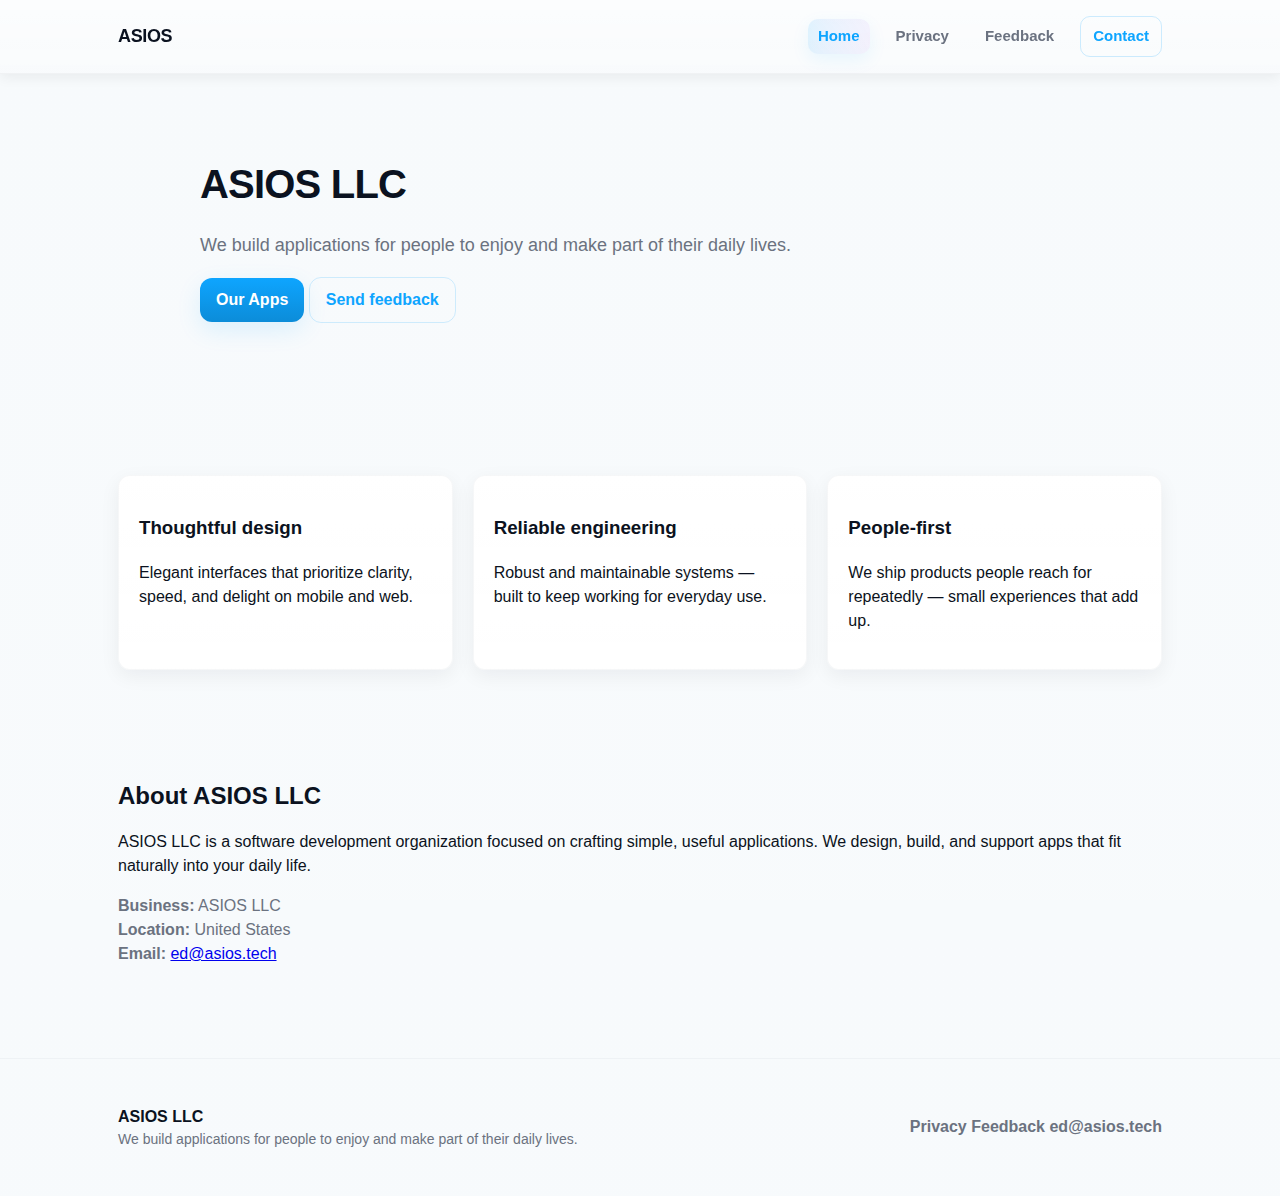
<file: index.html>
<!doctype html>
<html lang="en">
<head>
  <meta charset="utf-8" />
  <meta name="viewport" content="width=device-width,initial-scale=1" />
  <title>ASIOS LLC — Apps people make part of their daily lives</title>
  <meta name="description" content="ASIOS LLC — We build delightful, reliable apps people make part of their daily lives." />
  <link rel="stylesheet" href="css/styles.css">
</head>
<body>
  <header class="site-header">
    <div class="wrap">
      <a class="logo" href="index.html">ASIOS</a>
      <nav class="nav">
        <a href="index.html">Home</a>
        <a href="privacy.html">Privacy</a>
        <a href="feedback.html">Feedback</a>
        <a href="mailto:ed@asios.tech" class="cta">Contact</a>
      </nav>
    </div>
  </header>

  <main>
    <section class="hero">
      <div class="wrap hero-inner">
        <h1>ASIOS LLC</h1>
        <p class="tagline">We build applications for people to enjoy and make part of their daily lives.</p>
        <p class="cta-row">
          <a class="button" href="#products">Our Apps</a>
          <a class="button ghost" href="feedback.html">Send feedback</a>
        </p>
      </div>
    </section>

    <section id="products" class="cards wrap">
      <article class="card">
        <h3>Thoughtful design</h3>
        <p>Elegant interfaces that prioritize clarity, speed, and delight on mobile and web.</p>
      </article>

      <article class="card">
        <h3>Reliable engineering</h3>
        <p>Robust and maintainable systems — built to keep working for everyday use.</p>
      </article>

      <article class="card">
        <h3>People-first</h3>
        <p>We ship products people reach for repeatedly — small experiences that add up.</p>
      </article>
    </section>

    <section class="about wrap">
      <h2>About ASIOS LLC</h2>
      <p>ASIOS LLC is a software development organization focused on crafting simple, useful applications. We design, build, and support apps that fit naturally into your daily life.</p>
      <ul class="meta">
        <li><strong>Business:</strong> ASIOS LLC</li>
        <li><strong>Location:</strong> United States</li>
        <li><strong>Email:</strong> <a href="mailto:ed@asios.tech">ed@asios.tech</a></li>
      </ul>
    </section>

  </main>

  <footer class="site-footer">
    <div class="wrap">
      <div class="left">
        <strong>ASIOS LLC</strong>
        <div class="muted">We build applications for people to enjoy and make part of their daily lives.</div>
      </div>
      <div class="right">
        <a href="privacy.html">Privacy</a>
        <a href="feedback.html">Feedback</a>
        <a href="mailto:ed@asios.tech">ed@asios.tech</a>
      </div>
    </div>
  </footer>
  <script>
    document.addEventListener("DOMContentLoaded", () => {
      const current = window.location.pathname.split("/").pop() || "index.html";
      document.querySelectorAll("nav a").forEach(link => {
        const linkPage = link.getAttribute("href");
        if (linkPage === current) {
          link.setAttribute("aria-current", "page");
        } else {
          link.removeAttribute("aria-current");
        }
      });
    });
    </script>
</body>
</html>
</file>
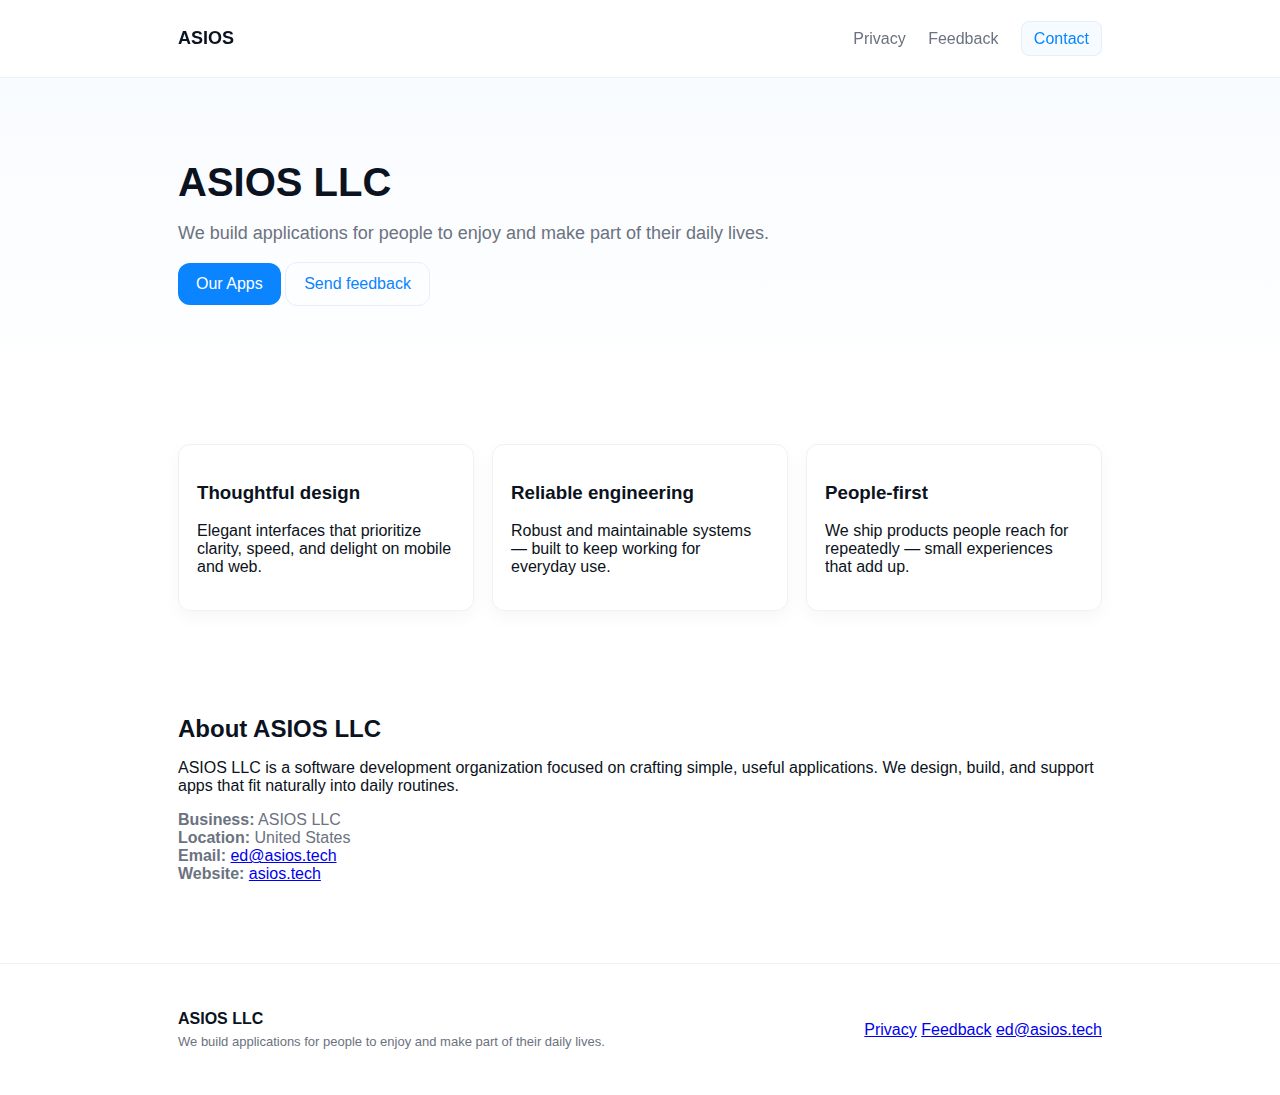
<file: asiostech/index.html>
<!doctype html>
<html lang="en">
<head>
  <meta charset="utf-8" />
  <meta name="viewport" content="width=device-width,initial-scale=1" />
  <title>ASIOS LLC — Apps people make part of their daily lives</title>
  <meta name="description" content="ASIOS LLC — We build delightful, reliable apps people make part of their daily lives." />
  <link rel="icon" href="/assets/favicon.svg" />
  <link rel="stylesheet" href="css/styles.css">
</head>
<body>
  <header class="site-header">
    <div class="wrap">
      <a class="logo" href="/">ASIOS</a>
      <nav class="nav">
        <a href="/privacy.html">Privacy</a>
        <a href="/feedback.html">Feedback</a>
        <a href="mailto:ed@asios.tech" class="cta">Contact</a>
      </nav>
    </div>
  </header>

  <main>
    <section class="hero">
      <div class="wrap hero-inner">
        <h1>ASIOS LLC</h1>
        <p class="tagline">We build applications for people to enjoy and make part of their daily lives.</p>
        <p class="cta-row">
          <a class="button" href="#products">Our Apps</a>
          <a class="button ghost" href="/feedback.html">Send feedback</a>
        </p>
      </div>
    </section>

    <section id="products" class="cards wrap">
      <article class="card">
        <h3>Thoughtful design</h3>
        <p>Elegant interfaces that prioritize clarity, speed, and delight on mobile and web.</p>
      </article>

      <article class="card">
        <h3>Reliable engineering</h3>
        <p>Robust and maintainable systems — built to keep working for everyday use.</p>
      </article>

      <article class="card">
        <h3>People-first</h3>
        <p>We ship products people reach for repeatedly — small experiences that add up.</p>
      </article>
    </section>

    <section class="about wrap">
      <h2>About ASIOS LLC</h2>
      <p>ASIOS LLC is a software development organization focused on crafting simple, useful applications. We design, build, and support apps that fit naturally into daily routines.</p>
      <ul class="meta">
        <li><strong>Business:</strong> ASIOS LLC</li>
        <li><strong>Location:</strong> United States</li>
        <li><strong>Email:</strong> <a href="mailto:ed@asios.tech">ed@asios.tech</a></li>
        <li><strong>Website:</strong> <a href="https://asios.tech">asios.tech</a></li>
      </ul>
    </section>

  </main>

  <footer class="site-footer">
    <div class="wrap">
      <div class="left">
        <strong>ASIOS LLC</strong>
        <div class="muted">We build applications for people to enjoy and make part of their daily lives.</div>
      </div>
      <div class="right">
        <a href="/privacy.html">Privacy</a>
        <a href="/feedback.html">Feedback</a>
        <a href="mailto:ed@asios.tech">ed@asios.tech</a>
      </div>
    </div>
  </footer>

</body>
</html>
</file>
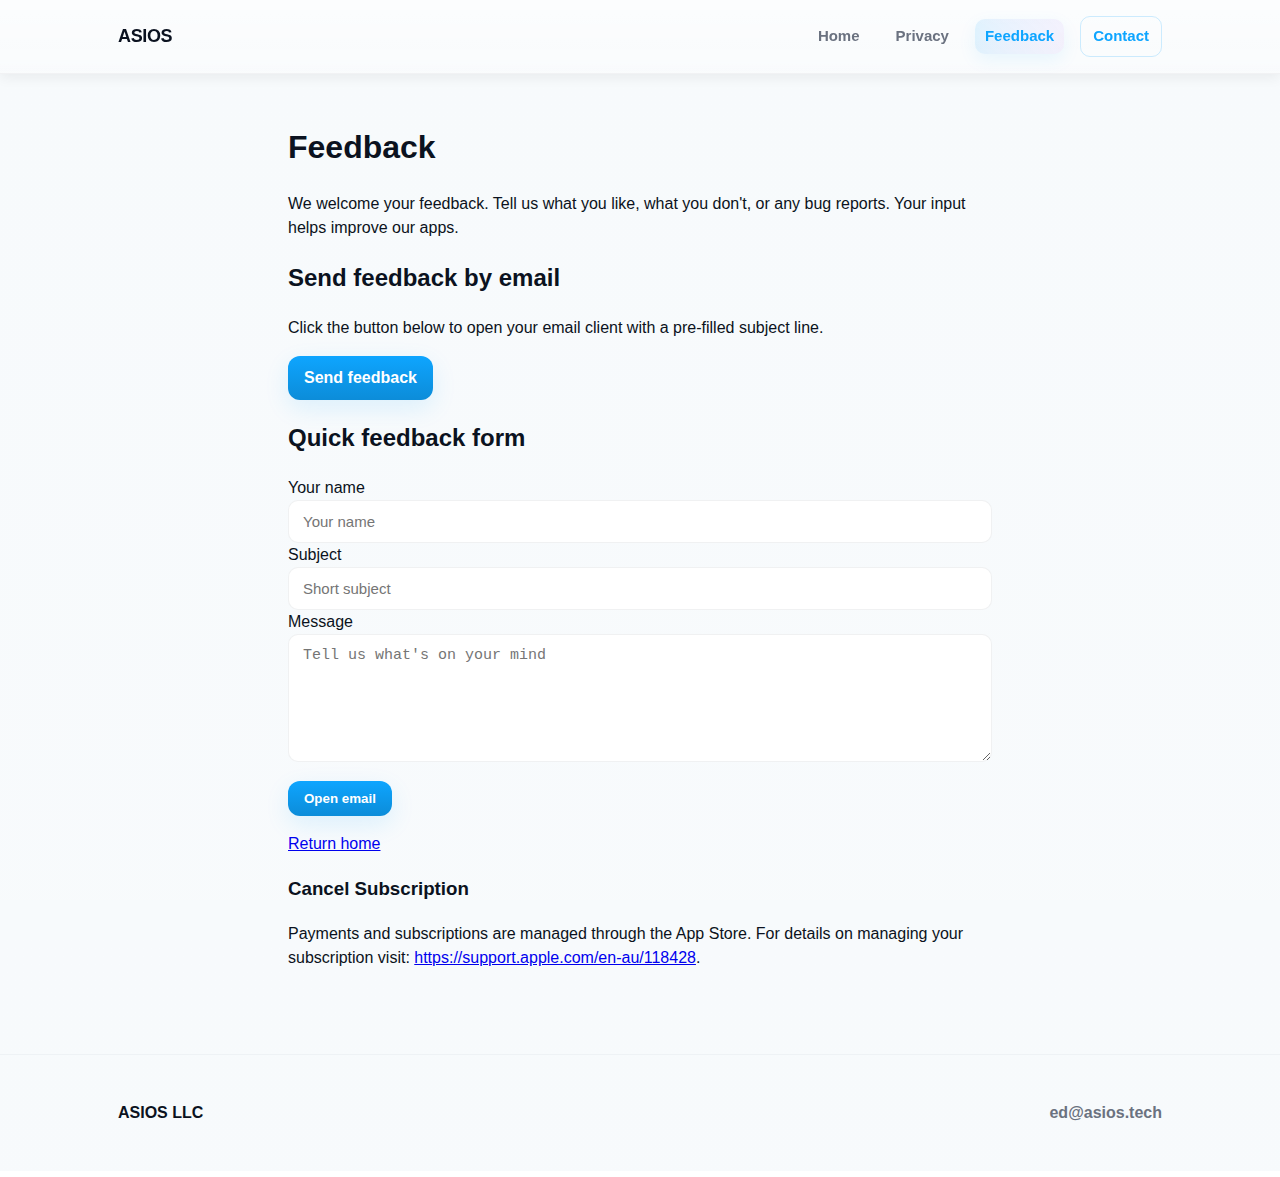
<file: feedback.html>
<!doctype html>
<html lang="en">
<head>
  <meta charset="utf-8" />
  <meta name="viewport" content="width=device-width,initial-scale=1" />
  <title>Feedback — ASIOS LLC</title>
  <meta name="description" content="Send feedback to ASIOS LLC">
  <link rel="stylesheet" href="css/styles.css">
  <style>
    .wrap.narrow { max-width: 760px; margin: 0 auto; padding: 28px; }
  </style>
</head>
<body>
  <header class="site-header">
    <div class="wrap">
      <a class="logo" href="index.html">ASIOS</a>
      <nav class="nav">
        <a href="index.html">Home</a>
        <a href="privacy.html">Privacy</a>
        <a href="feedback.html">Feedback</a>
        <a href="mailto:ed@asios.tech" class="cta">Contact</a>
      </nav>
    </div>
  </header>

  <main class="wrap narrow">
    <h1>Feedback</h1>
    <p>We welcome your feedback. Tell us what you like, what you don't, or any bug reports. Your input helps improve our apps.</p>

    <h2>Send feedback by email</h2>
    <p>Click the button below to open your email client with a pre-filled subject line.</p>
    <p><a class="button" href="mailto:ed@asios.tech?subject=ASIOS%20Feedback">Send feedback</a></p>

    <h2>Quick feedback form</h2>

    <form onsubmit="sendMail(event)">
      <label for="name">Your name</label>
      <input id="name" name="name" placeholder="Your name" />

      <label for="subject">Subject</label>
      <input id="subject" name="subject" placeholder="Short subject" />

      <label for="message">Message</label>
      <textarea id="message" name="message" rows="6" placeholder="Tell us what's on your mind"></textarea>

      <div style="margin-top:12px;">
        <button class="button" type="submit">Open email</button>
      </div>
    </form>

    <script>
      function sendMail(e){
        e.preventDefault();
        var name = encodeURIComponent(document.getElementById('name').value || '');
        var subject = encodeURIComponent(document.getElementById('subject').value || 'Feedback');
        var body = encodeURIComponent(document.getElementById('message').value || '') + "%0A%0A" + "From: " + name;
        var mailto = "mailto:ed@asios.tech?subject=" + subject + "&body=" + body;
        window.location.href = mailto;
      }
    </script>

    <p><a href="index.html">Return home</a></p>
    <h3>Cancel Subscription</h3>
    <p>Payments and subscriptions are managed through the App Store. For details on managing your subscription visit: <a href="https://support.apple.com/en-au/118428">https://support.apple.com/en-au/118428</a>.</p>
  </main>

  <footer class="site-footer">
    <div class="wrap">
      <div class="left"><strong>ASIOS LLC</strong></div>
      <div class="right"><a href="mailto:ed@asios.tech">ed@asios.tech</a></div>
    </div>
  </footer>
  <script>
    document.addEventListener("DOMContentLoaded", () => {
      const current = window.location.pathname.split("/").pop() || "index.html";
      document.querySelectorAll("nav a").forEach(link => {
        const linkPage = link.getAttribute("href");
        if (linkPage === current) {
          link.setAttribute("aria-current", "page");
        } else {
          link.removeAttribute("aria-current");
        }
      });
    });
    </script>    
</body>
</html>
</file>
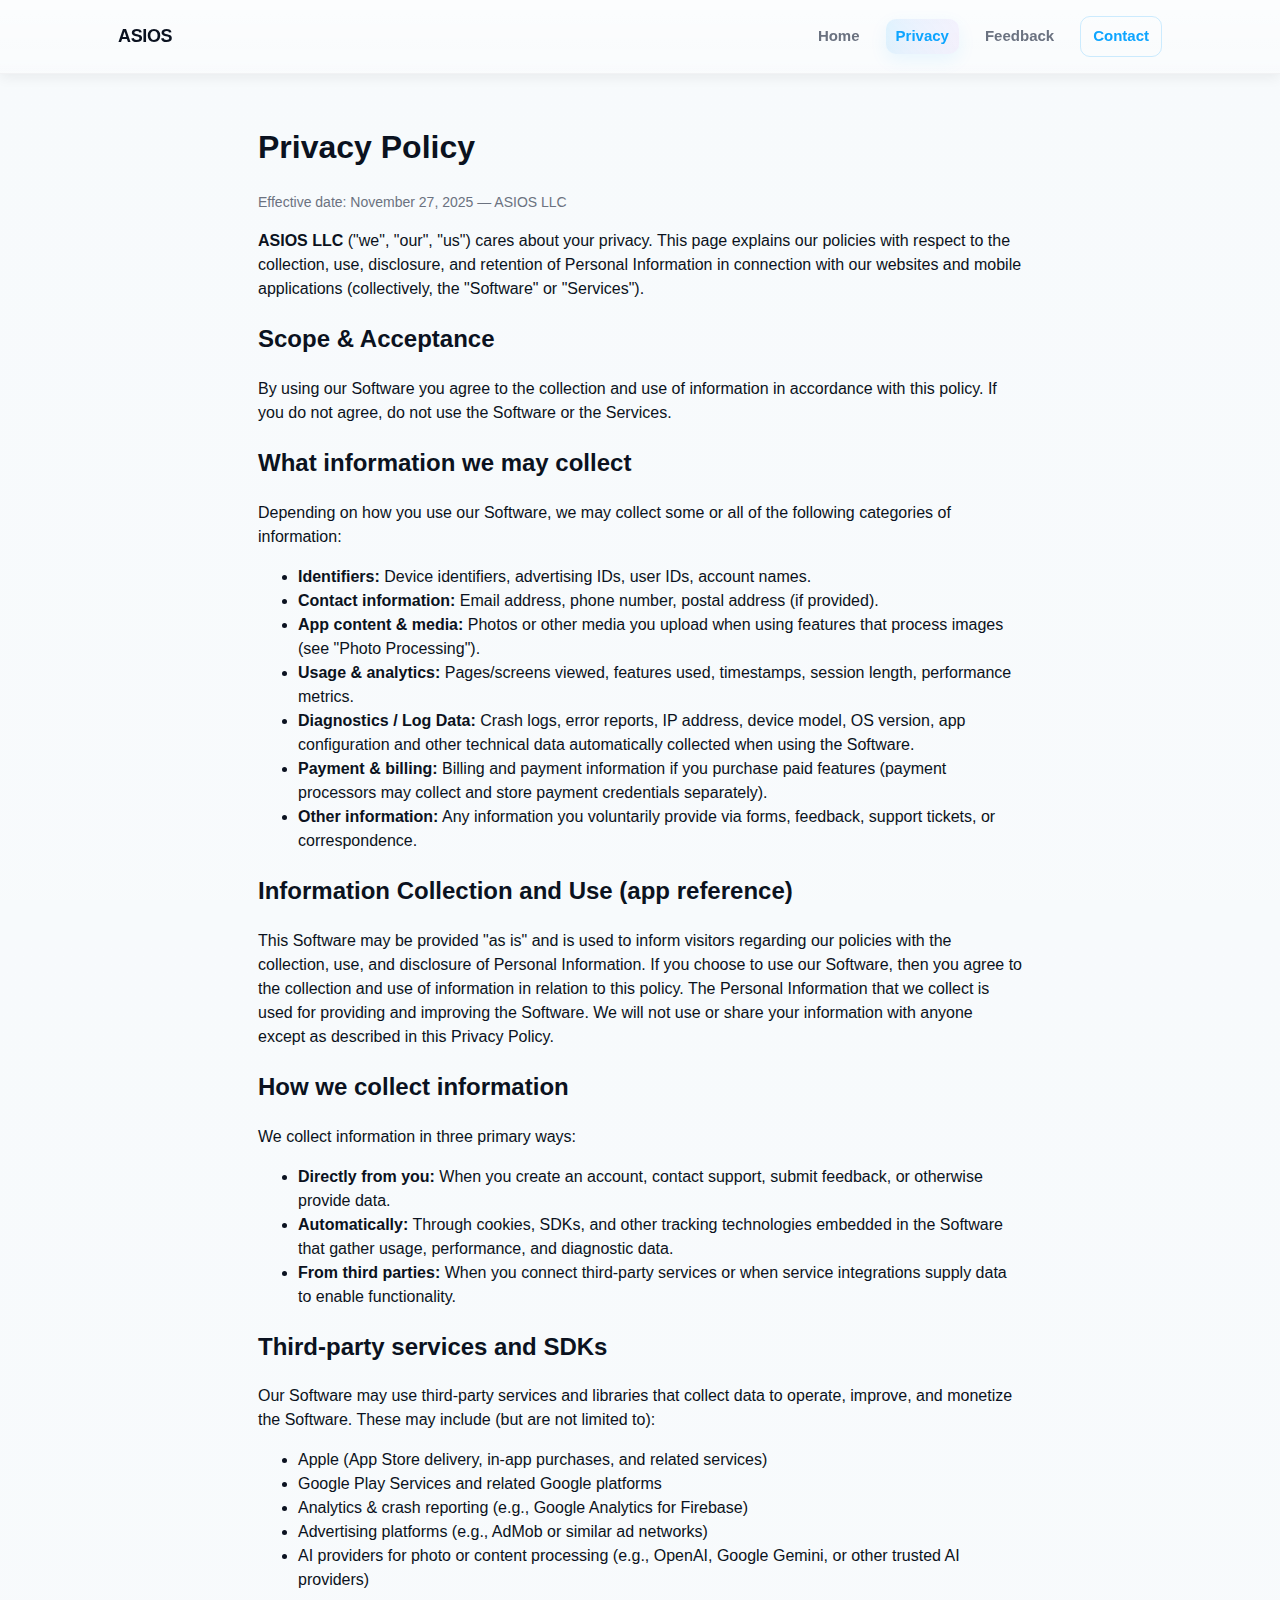
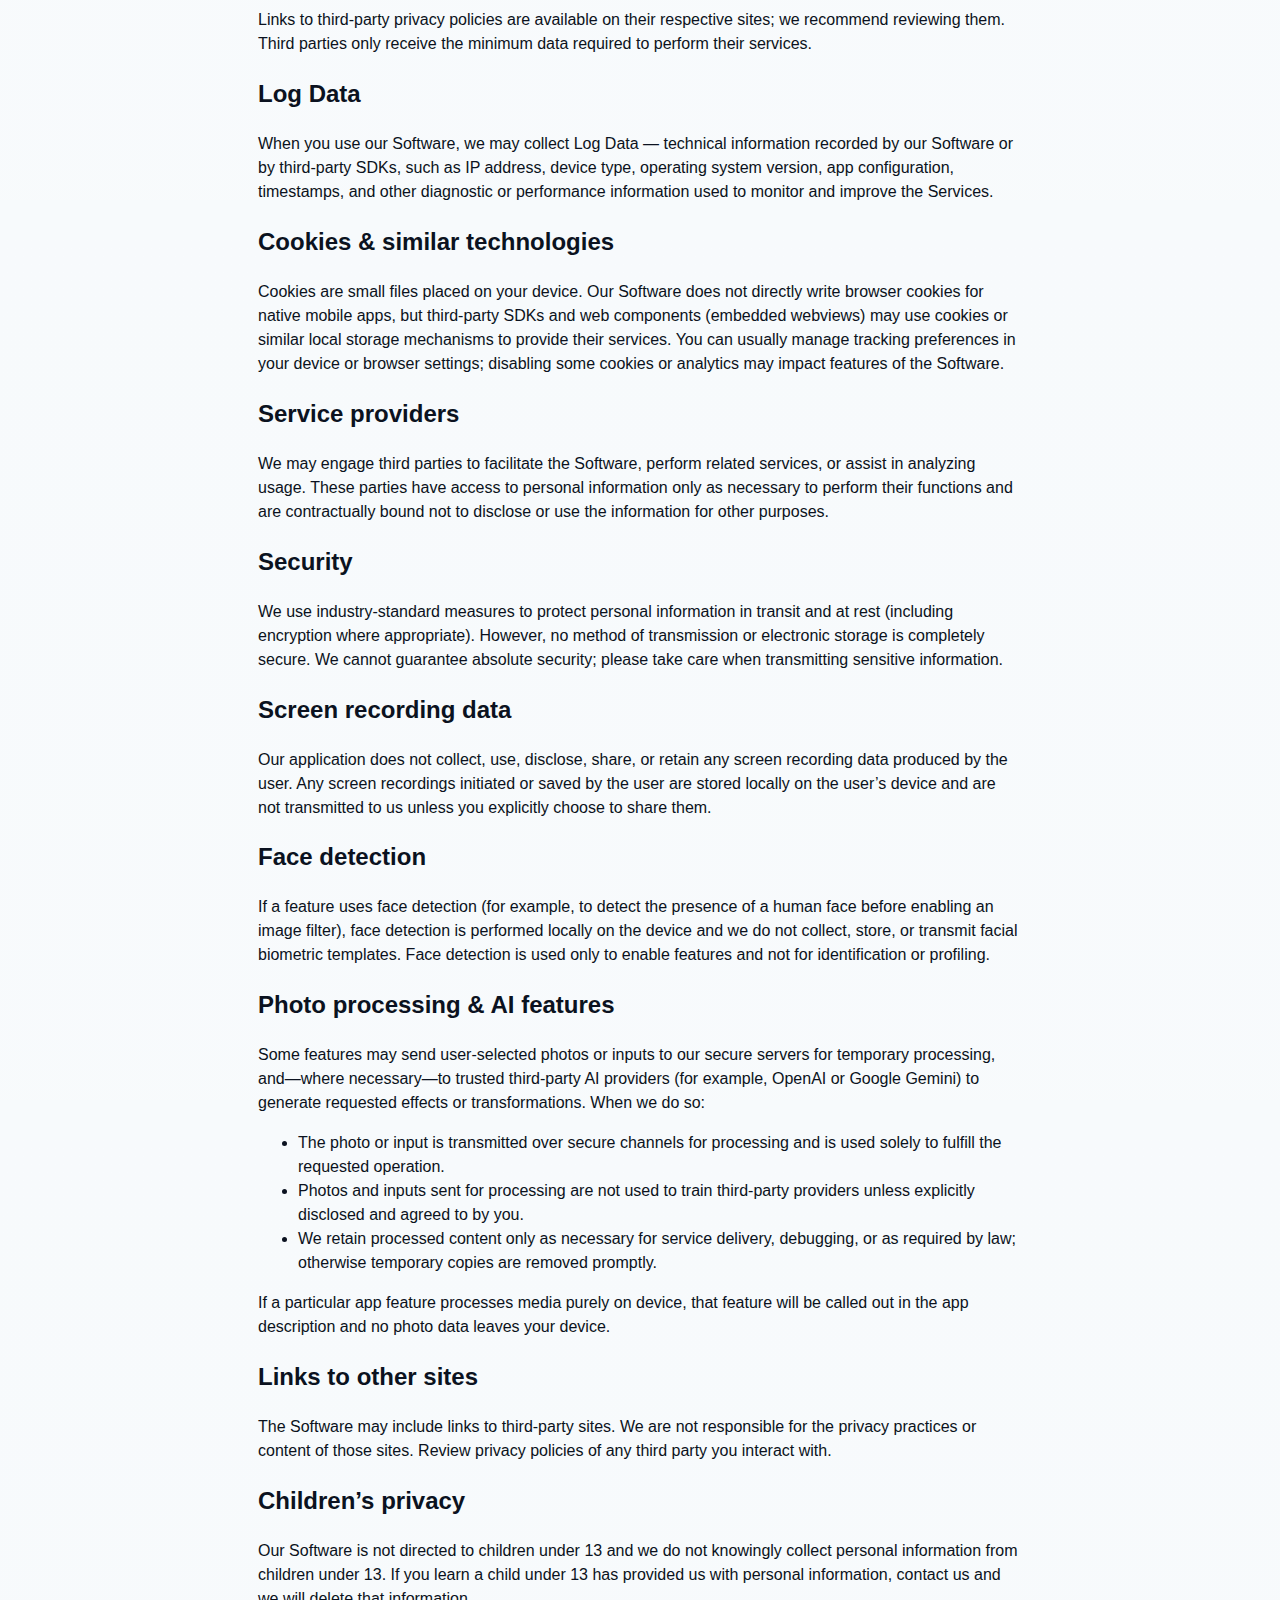
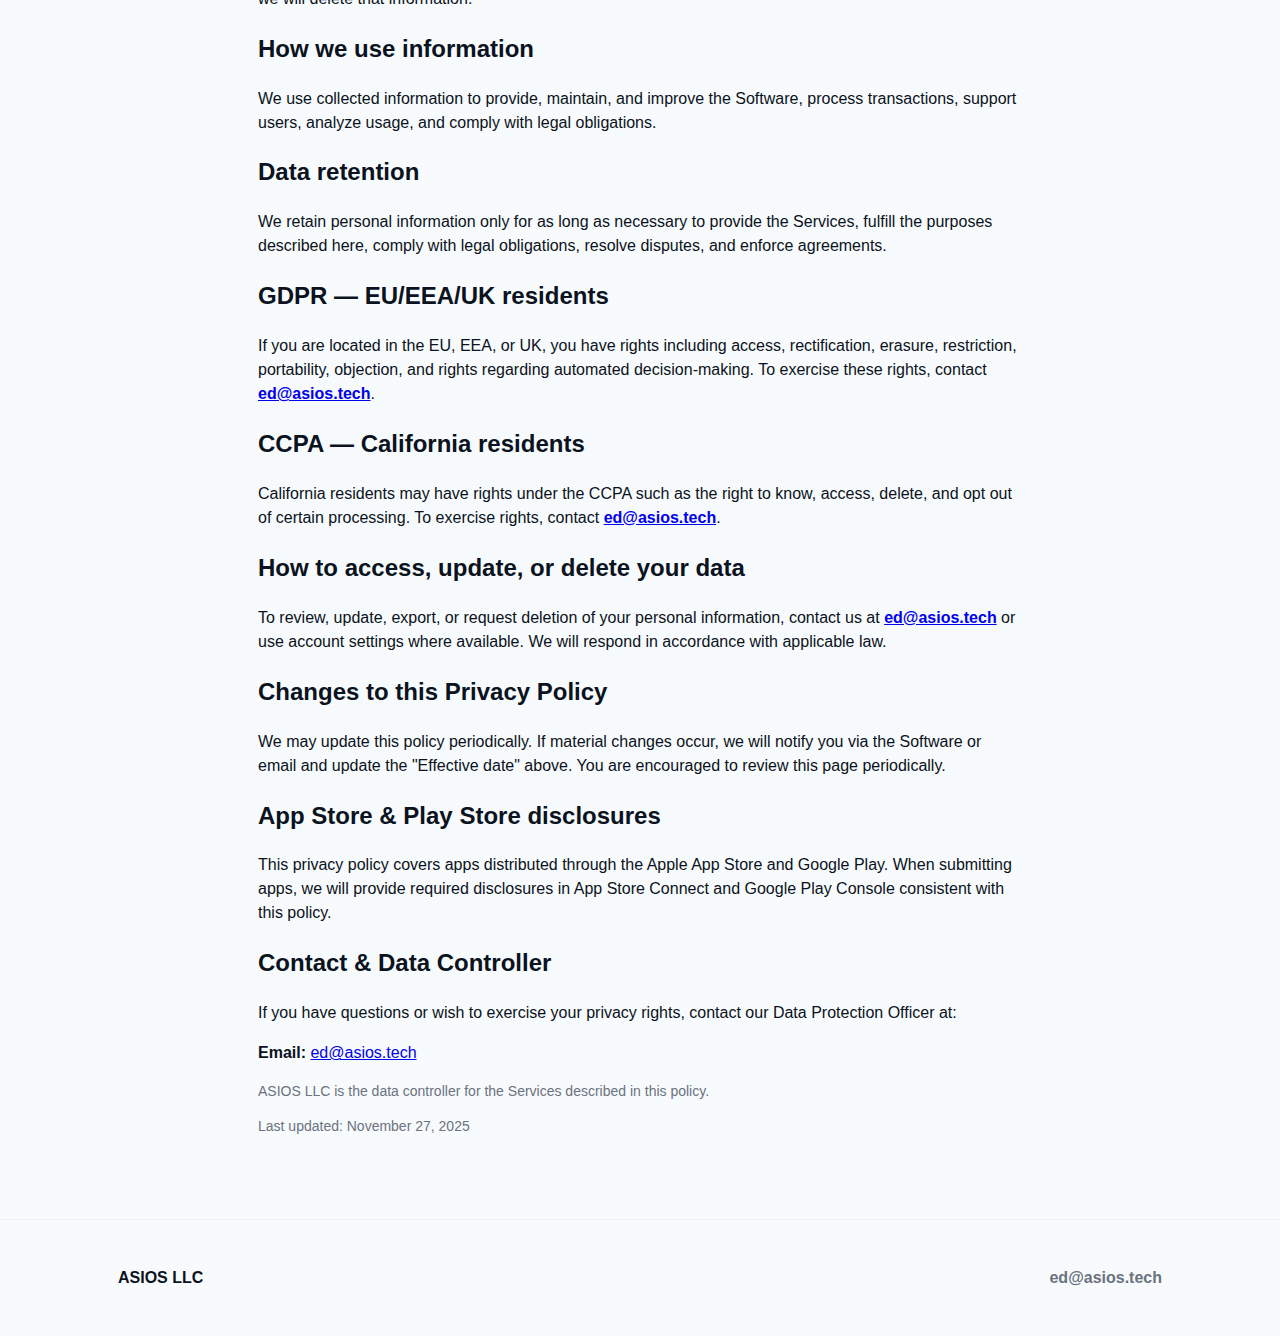
<file: privacy.html>
<!DOCTYPE html>
<html lang="en">
<head>
  <meta charset="utf-8"/>
  <meta name="viewport" content="width=device-width,initial-scale=1"/>
  <title>Privacy Policy — ASIOS LLC</title>
  <meta name="description" content="Privacy policy for ASIOS LLC — apps for everyday enjoyment.">
  <link rel="stylesheet" href="css/styles.css">
  <style>
    /* small container tweak specific to privacy content */
    .wrap.narrow { max-width: 820px; margin: 0 auto; padding: 28px; }
    .note { background:#f5f7fb; padding:12px; border-radius:8px; border:1px solid #eef2f7; margin-top:12px; }
  </style>
</head>
<body>
  <header class="site-header">
    <div class="wrap">
      <a class="logo" href="index.html">ASIOS</a>
      <nav class="nav">
        <a href="index.html">Home</a>
        <a href="privacy.html">Privacy</a>
        <a href="feedback.html">Feedback</a>
        <a href="mailto:ed@asios.tech" class="cta">Contact</a>
      </nav>
    </div>
  </header>

  <main class="wrap narrow">
    <h1>Privacy Policy</h1>
    <div class="muted">Effective date: November 27, 2025 — ASIOS LLC</div>

    <p><strong>ASIOS LLC</strong> ("we", "our", "us") cares about your privacy. This page explains our policies with respect to the collection, use, disclosure, and retention of Personal Information in connection with our websites and mobile applications (collectively, the "Software" or "Services").</p>

    <h2>Scope & Acceptance</h2>
    <p>By using our Software you agree to the collection and use of information in accordance with this policy. If you do not agree, do not use the Software or the Services.</p>

    <h2>What information we may collect</h2>
    <p>Depending on how you use our Software, we may collect some or all of the following categories of information:</p>
    <ul>
      <li><strong>Identifiers:</strong> Device identifiers, advertising IDs, user IDs, account names.</li>
      <li><strong>Contact information:</strong> Email address, phone number, postal address (if provided).</li>
      <li><strong>App content & media:</strong> Photos or other media you upload when using features that process images (see "Photo Processing").</li>
      <li><strong>Usage & analytics:</strong> Pages/screens viewed, features used, timestamps, session length, performance metrics.</li>
      <li><strong>Diagnostics / Log Data:</strong> Crash logs, error reports, IP address, device model, OS version, app configuration and other technical data automatically collected when using the Software.</li>
      <li><strong>Payment & billing:</strong> Billing and payment information if you purchase paid features (payment processors may collect and store payment credentials separately).</li>
      <li><strong>Other information:</strong> Any information you voluntarily provide via forms, feedback, support tickets, or correspondence.</li>
    </ul>

    <h2>Information Collection and Use (app reference)</h2>
    <p>This Software may be provided "as is" and is used to inform visitors regarding our policies with the collection, use, and disclosure of Personal Information. If you choose to use our Software, then you agree to the collection and use of information in relation to this policy. The Personal Information that we collect is used for providing and improving the Software. We will not use or share your information with anyone except as described in this Privacy Policy.</p>

    <h2>How we collect information</h2>
    <p>We collect information in three primary ways:</p>
    <ul>
      <li><strong>Directly from you:</strong> When you create an account, contact support, submit feedback, or otherwise provide data.</li>
      <li><strong>Automatically:</strong> Through cookies, SDKs, and other tracking technologies embedded in the Software that gather usage, performance, and diagnostic data.</li>
      <li><strong>From third parties:</strong> When you connect third-party services or when service integrations supply data to enable functionality.</li>
    </ul>

    <h2>Third-party services and SDKs</h2>
    <p>Our Software may use third-party services and libraries that collect data to operate, improve, and monetize the Software. These may include (but are not limited to):</p>
    <ul>
      <li>Apple (App Store delivery, in-app purchases, and related services)</li>
      <li>Google Play Services and related Google platforms</li>
      <li>Analytics & crash reporting (e.g., Google Analytics for Firebase)</li>
      <li>Advertising platforms (e.g., AdMob or similar ad networks)</li>
      <li>AI providers for photo or content processing (e.g., OpenAI, Google Gemini, or other trusted AI providers)</li>
    </ul>
    <p>Links to third-party privacy policies are available on their respective sites; we recommend reviewing them. Third parties only receive the minimum data required to perform their services.</p>

    <h2>Log Data</h2>
    <p>When you use our Software, we may collect Log Data — technical information recorded by our Software or by third-party SDKs, such as IP address, device type, operating system version, app configuration, timestamps, and other diagnostic or performance information used to monitor and improve the Services.</p>

    <h2>Cookies & similar technologies</h2>
    <p>Cookies are small files placed on your device. Our Software does not directly write browser cookies for native mobile apps, but third-party SDKs and web components (embedded webviews) may use cookies or similar local storage mechanisms to provide their services. You can usually manage tracking preferences in your device or browser settings; disabling some cookies or analytics may impact features of the Software.</p>

    <h2>Service providers</h2>
    <p>We may engage third parties to facilitate the Software, perform related services, or assist in analyzing usage. These parties have access to personal information only as necessary to perform their functions and are contractually bound not to disclose or use the information for other purposes.</p>

    <h2>Security</h2>
    <p>We use industry-standard measures to protect personal information in transit and at rest (including encryption where appropriate). However, no method of transmission or electronic storage is completely secure. We cannot guarantee absolute security; please take care when transmitting sensitive information.</p>

    <h2>Screen recording data</h2>
    <p>Our application does not collect, use, disclose, share, or retain any screen recording data produced by the user. Any screen recordings initiated or saved by the user are stored locally on the user’s device and are not transmitted to us unless you explicitly choose to share them.</p>

    <h2>Face detection</h2>
    <p>If a feature uses face detection (for example, to detect the presence of a human face before enabling an image filter), face detection is performed locally on the device and we do not collect, store, or transmit facial biometric templates. Face detection is used only to enable features and not for identification or profiling.</p>

    <h2>Photo processing & AI features</h2>
    <p>Some features may send user-selected photos or inputs to our secure servers for temporary processing, and—where necessary—to trusted third-party AI providers (for example, OpenAI or Google Gemini) to generate requested effects or transformations. When we do so:</p>
    <ul>
      <li>The photo or input is transmitted over secure channels for processing and is used solely to fulfill the requested operation.</li>
      <li>Photos and inputs sent for processing are not used to train third-party providers unless explicitly disclosed and agreed to by you.</li>
      <li>We retain processed content only as necessary for service delivery, debugging, or as required by law; otherwise temporary copies are removed promptly.</li>
    </ul>
    <p>If a particular app feature processes media purely on device, that feature will be called out in the app description and no photo data leaves your device.</p>

    <h2>Links to other sites</h2>
    <p>The Software may include links to third-party sites. We are not responsible for the privacy practices or content of those sites. Review privacy policies of any third party you interact with.</p>

    <h2>Children’s privacy</h2>
    <p>Our Software is not directed to children under 13 and we do not knowingly collect personal information from children under 13. If you learn a child under 13 has provided us with personal information, contact us and we will delete that information.</p>

    <h2>How we use information</h2>
    <p>We use collected information to provide, maintain, and improve the Software, process transactions, support users, analyze usage, and comply with legal obligations.</p>

    <h2>Data retention</h2>
    <p>We retain personal information only for as long as necessary to provide the Services, fulfill the purposes described here, comply with legal obligations, resolve disputes, and enforce agreements.</p>

    <h2>GDPR — EU/EEA/UK residents</h2>
    <p>If you are located in the EU, EEA, or UK, you have rights including access, rectification, erasure, restriction, portability, objection, and rights regarding automated decision-making. To exercise these rights, contact <strong><a href="mailto:ed@asios.tech">ed@asios.tech</a></strong>.</p>

    <h2>CCPA — California residents</h2>
    <p>California residents may have rights under the CCPA such as the right to know, access, delete, and opt out of certain processing. To exercise rights, contact <strong><a href="mailto:ed@asios.tech">ed@asios.tech</a></strong>.</p>

    <h2>How to access, update, or delete your data</h2>
    <p>To review, update, export, or request deletion of your personal information, contact us at <strong><a href="mailto:ed@asios.tech">ed@asios.tech</a></strong> or use account settings where available. We will respond in accordance with applicable law.</p>

    <h2>Changes to this Privacy Policy</h2>
    <p>We may update this policy periodically. If material changes occur, we will notify you via the Software or email and update the "Effective date" above. You are encouraged to review this page periodically.</p>

    <h2>App Store & Play Store disclosures</h2>
    <p>This privacy policy covers apps distributed through the Apple App Store and Google Play. When submitting apps, we will provide required disclosures in App Store Connect and Google Play Console consistent with this policy.</p>

    <h2>Contact & Data Controller</h2>
    <p>If you have questions or wish to exercise your privacy rights, contact our Data Protection Officer at:</p>
    <p><strong>Email:</strong> <a href="mailto:ed@asios.tech">ed@asios.tech</a></p>
    <p class="muted">ASIOS LLC is the data controller for the Services described in this policy.</p>

    <p class="muted">Last updated: November 27, 2025</p>
  </main>

  <footer class="site-footer">
    <div class="wrap">
      <div class="left"><strong>ASIOS LLC</strong></div>
      <div class="right"><a href="mailto:ed@asios.tech">ed@asios.tech</a></div>
    </div>
  </footer>
  <script>
    document.addEventListener("DOMContentLoaded", () => {
      const current = window.location.pathname.split("/").pop() || "index.html";
      document.querySelectorAll("nav a").forEach(link => {
        const linkPage = link.getAttribute("href");
        if (linkPage === current) {
          link.setAttribute("aria-current", "page");
        } else {
          link.removeAttribute("aria-current");
        }
      });
    });
    </script>    
</body>
</html>
</file>
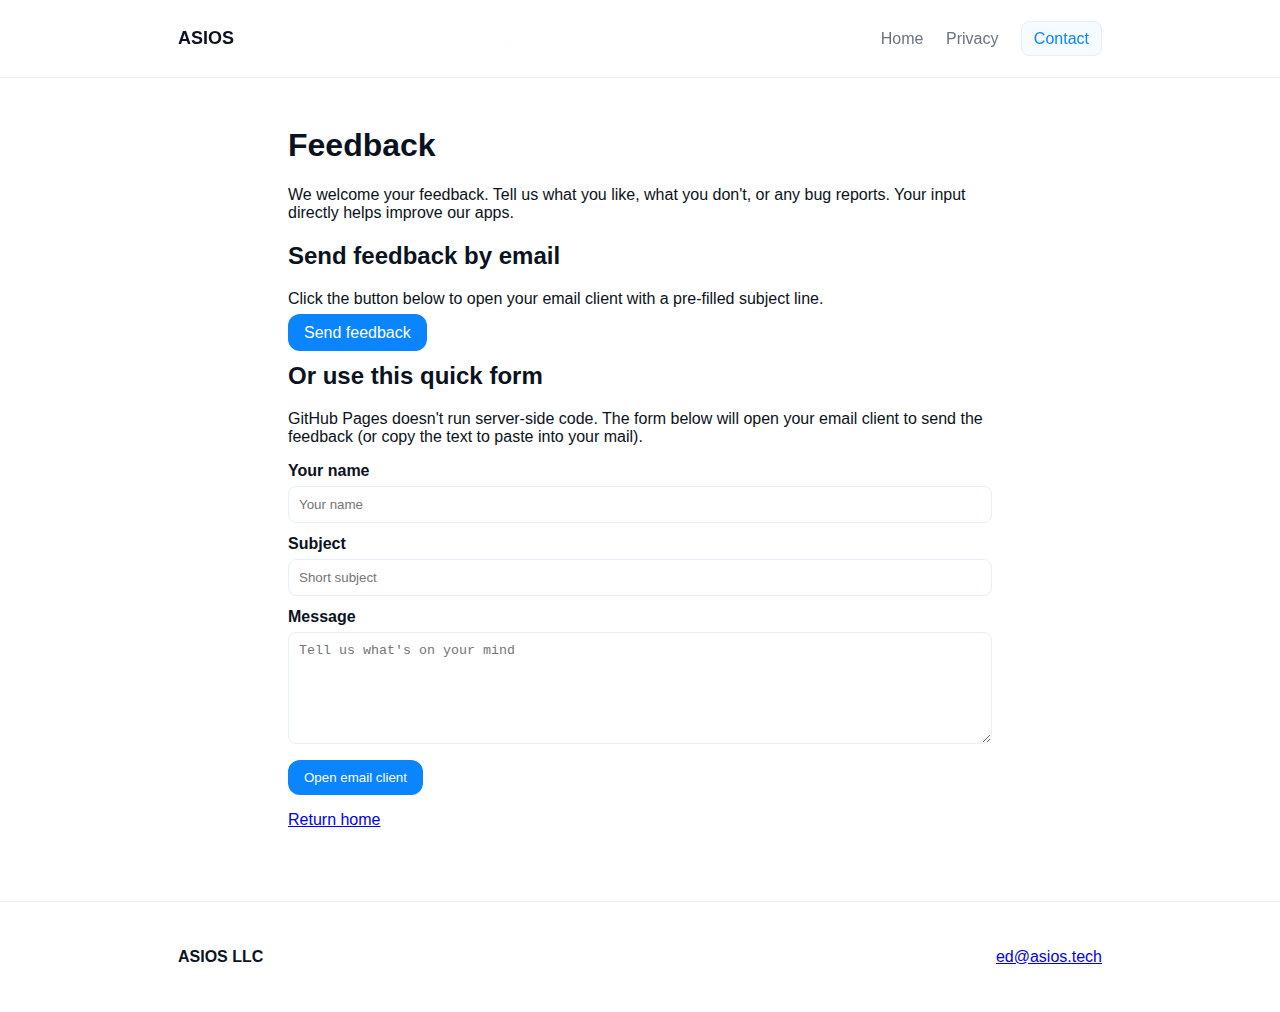
<file: asiostech/feedback.html>
<!doctype html>
<html lang="en">
<head>
  <meta charset="utf-8" />
  <meta name="viewport" content="width=device-width,initial-scale=1" />
  <title>Feedback — ASIOS LLC</title>
  <link rel="stylesheet" href="css/styles.css">
</head>
<body>
  <header class="site-header">
    <div class="wrap">
      <a class="logo" href="/">ASIOS</a>
      <nav class="nav">
        <a href="/">Home</a>
        <a href="/privacy.html">Privacy</a>
        <a href="mailto:ed@asios.tech" class="cta">Contact</a>
      </nav>
    </div>
  </header>

  <main class="wrap narrow">
    <h1>Feedback</h1>
    <p>We welcome your feedback. Tell us what you like, what you don't, or any bug reports. Your input directly helps improve our apps.</p>

    <h2>Send feedback by email</h2>
    <p>Click the button below to open your email client with a pre-filled subject line.</p>
    <p><a class="button" href="mailto:ed@asios.tech?subject=ASIOS%20Feedback">Send feedback</a></p>

    <h2>Or use this quick form</h2>
    <p>GitHub Pages doesn't run server-side code. The form below will open your email client to send the feedback (or copy the text to paste into your mail).</p>

    <form onsubmit="sendMail(event)">
      <label for="name">Your name</label>
      <input id="name" name="name" placeholder="Your name" />

      <label for="subject">Subject</label>
      <input id="subject" name="subject" placeholder="Short subject" />

      <label for="message">Message</label>
      <textarea id="message" name="message" rows="6" placeholder="Tell us what's on your mind"></textarea>

      <div style="margin-top:12px;">
        <button class="button" type="submit">Open email client</button>
      </div>
    </form>

    <script>
      function sendMail(e){
        e.preventDefault();
        var name = encodeURIComponent(document.getElementById('name').value || '');
        var subject = encodeURIComponent(document.getElementById('subject').value || 'Feedback');
        var body = encodeURIComponent(document.getElementById('message').value || '') + "%0A%0A" + "From: " + name;
        var mailto = "mailto:ed@asios.tech?subject=" + subject + "&body=" + body;
        window.location.href = mailto;
      }
    </script>

    <p><a href="/">Return home</a></p>
  </main>

  <footer class="site-footer">
    <div class="wrap">
      <div class="left"><strong>ASIOS LLC</strong></div>
      <div class="right"><a href="mailto:ed@asios.tech">ed@asios.tech</a></div>
    </div>
  </footer>
</body>
</html>
</file>
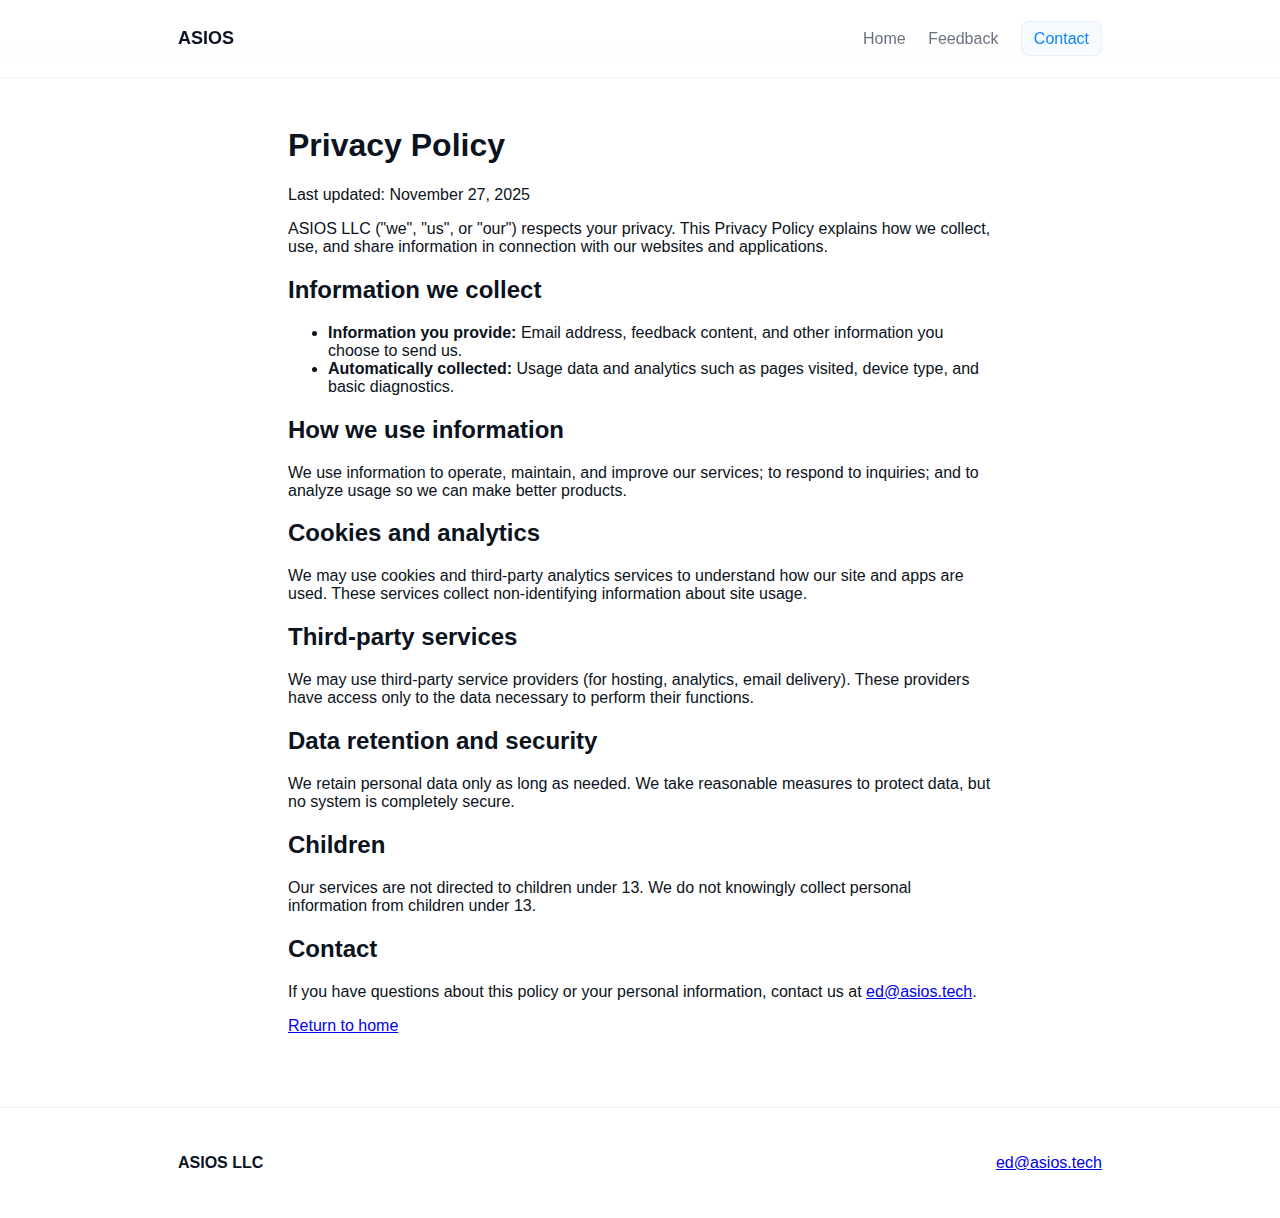
<file: asiostech/privacy.html>
<!doctype html>
<html lang="en">
<head>
  <meta charset="utf-8" />
  <meta name="viewport" content="width=device-width,initial-scale=1" />
  <title>Privacy — ASIOS LLC</title>
  <link rel="stylesheet" href="css/styles.css">
</head>
<body>
  <header class="site-header">
    <div class="wrap">
      <a class="logo" href="/">ASIOS</a>
      <nav class="nav">
        <a href="/">Home</a>
        <a href="/feedback.html">Feedback</a>
        <a href="mailto:ed@asios.tech" class="cta">Contact</a>
      </nav>
    </div>
  </header>

  <main class="wrap narrow">
    <h1>Privacy Policy</h1>
    <p>Last updated: November 27, 2025</p>

    <p>ASIOS LLC ("we", "us", or "our") respects your privacy. This Privacy Policy explains how we collect, use, and share information in connection with our websites and applications.</p>

    <h2>Information we collect</h2>
    <ul>
      <li><strong>Information you provide:</strong> Email address, feedback content, and other information you choose to send us.</li>
      <li><strong>Automatically collected:</strong> Usage data and analytics such as pages visited, device type, and basic diagnostics.</li>
    </ul>

    <h2>How we use information</h2>
    <p>We use information to operate, maintain, and improve our services; to respond to inquiries; and to analyze usage so we can make better products.</p>

    <h2>Cookies and analytics</h2>
    <p>We may use cookies and third-party analytics services to understand how our site and apps are used. These services collect non-identifying information about site usage.</p>

    <h2>Third-party services</h2>
    <p>We may use third-party service providers (for hosting, analytics, email delivery). These providers have access only to the data necessary to perform their functions.</p>

    <h2>Data retention and security</h2>
    <p>We retain personal data only as long as needed. We take reasonable measures to protect data, but no system is completely secure.</p>

    <h2>Children</h2>
    <p>Our services are not directed to children under 13. We do not knowingly collect personal information from children under 13.</p>

    <h2>Contact</h2>
    <p>If you have questions about this policy or your personal information, contact us at <a href="mailto:ed@asios.tech">ed@asios.tech</a>.</p>

    <p><a href="/">Return to home</a></p>
  </main>

  <footer class="site-footer">
    <div class="wrap">
      <div class="left"><strong>ASIOS LLC</strong></div>
      <div class="right"><a href="mailto:ed@asios.tech">ed@asios.tech</a></div>
    </div>
  </footer>
</body>
</html>
</file>
<file: css/styles.css>
:root{
  --bg: #f7fafc;               /* page background */
  --surface: #ffffff;          /* card / sheet background */
  --muted: #6b7280;            /* secondary text */
  --text: #0b1220;             /* primary text */
  --accent: #0ea5ff;           /* primary accent (calm blue) */
  --accent-2: #7c3aed;         /* secondary accent for subtle gradients */
  --glass: rgba(255,255,255,0.6);
  --shadow-1: 0 6px 20px rgba(16,24,40,0.06);
  --shadow-2: 0 4px 12px rgba(2,6,23,0.06);
  --radius: 14px;
  --max: 1100px;
  --gutter: 28px;
  --mono: ui-monospace, SFMono-Regular, Menlo, Monaco, "Roboto Mono", "Segoe UI Mono", monospace;
  --ui-font: -apple-system, BlinkMacSystemFont, "Segoe UI", Roboto, "Helvetica Neue", Arial, system-ui;
}

/* Dark mode variables */
@media (prefers-color-scheme: dark) {
  :root{
    --bg: #0b1220;
    --surface: #071024;
    --muted: #9aa6b2;
    --text: #e6f0ff;
    --accent: #58b7ff;
    --accent-2: #9b7bff;
    --glass: rgba(255,255,255,0.03);
    --shadow-1: 0 8px 28px rgba(2,6,23,0.6);
    --shadow-2: 0 6px 18px rgba(2,6,23,0.5);
  }
}

/* Reset / base */
*{box-sizing:border-box}
html,body{height:100%}
body{
  margin:0;
  font-family:var(--ui-font);
  background: linear-gradient(180deg, var(--bg), color-mix(in srgb, var(--bg) 92%, white 8%));
  color:var(--text);
  -webkit-font-smoothing:antialiased;
  -moz-osx-font-smoothing:grayscale;
  line-height:1.5;
  font-size:16px;
}

/* layout container */
.wrap{
  max-width:var(--max);
  margin:0 auto;
  padding:var(--gutter);
}

/* header */
.site-header{
  position:sticky;
  top:0;
  z-index:40;
  background:linear-gradient(180deg, rgba(255,255,255,0.6), rgba(255,255,255,0.3));
  backdrop-filter: blur(8px);
  border-bottom: 1px solid color-mix(in srgb, var(--muted) 8%, transparent);
  box-shadow: var(--shadow-2);
}
.site-header .wrap{
  display:flex;
  align-items:center;
  justify-content:space-between;
  gap:12px;
  padding-top:16px;
  padding-bottom:16px;
}
.logo{
  font-weight:700;
  font-size:18px;
  letter-spacing: -0.02em;
  color:var(--text);
  text-decoration:none;
}
.nav{
  display:flex;
  align-items:center;
  gap:16px;
}
.nav a{
  color:var(--muted);
  text-decoration:none;
  padding:6px 10px;
  border-radius:10px;
  font-weight:600;
  transition: all .18s ease;
  font-size:15px;
}
.nav a:hover{
  color:var(--text);
  background:var(--glass);
  transform:translateY(-1px);
  box-shadow: var(--shadow-2);
}
.nav a.cta{
  background: transparent;
  border: 1px solid color-mix(in srgb, var(--accent) 20%, transparent);
  color: var(--accent);
  padding:8px 12px;
}
.nav a[aria-current="page"], .nav a.active {
  color:var(--accent);
  background: linear-gradient(90deg, color-mix(in srgb, var(--accent) 12%, transparent), color-mix(in srgb, var(--accent-2) 6%, transparent));
  box-shadow: 0 6px 18px rgba(14,165,255,0.08);
}

/* hero */
.hero{
  padding:56px 0;
  background:transparent;
}
.hero-inner{
  max-width:880px;
  padding:24px 0;
}
.hero h1{
  font-size:40px;
  margin:0 0 10px 0;
  letter-spacing:-0.02em;
}
.tagline{
  color:var(--muted);
  font-size:18px;
  margin-bottom:18px;
}

/* buttons */
.button{
  display:inline-flex;
  align-items:center;
  justify-content:center;
  gap:10px;
  background:linear-gradient(180deg, var(--accent), color-mix(in srgb, var(--accent) 85%, black 15%));
  color:white;
  padding:10px 16px;
  border-radius:12px;
  text-decoration:none;
  font-weight:700;
  border:none;
  cursor:pointer;
  transition: transform .14s ease, box-shadow .14s ease, opacity .14s ease;
  box-shadow: 0 8px 24px rgba(14,165,255,0.12);
}
.button:hover{ transform: translateY(-2px); box-shadow: 0 14px 34px rgba(14,165,255,0.14); }
.button.ghost{
  background:transparent;
  color:var(--accent);
  border:1px solid color-mix(in srgb, var(--accent) 18%, transparent);
  box-shadow:none;
}

/* card grid */
.cards{
  display:grid;
  grid-template-columns:repeat(auto-fit, minmax(240px, 1fr));
  gap:20px;
  margin-top:28px;
}
.card{
  background:linear-gradient(180deg, var(--surface), color-mix(in srgb, var(--surface) 96%, var(--glass) 4%));
  border-radius:12px;
  padding:20px;
  box-shadow: var(--shadow-1);
  border: 1px solid color-mix(in srgb, var(--muted) 6%, transparent);
}

/* about section */
.about{ margin-top:32px;}
.about h2{ margin-bottom:6px; }
.meta{ list-style:none; padding:0; margin:6px 0 24px; color:var(--muted); }

/* forms */
input, textarea, select{
  width:100%;
  padding:12px 14px;
  border-radius:10px;
  border:1px solid color-mix(in srgb, var(--muted) 10%, transparent);
  background: linear-gradient(180deg, color-mix(in srgb, var(--surface) 98%, white 2%), var(--surface));
  font-size:15px;
  color:var(--text);
  outline: none;
  transition: box-shadow .12s ease, border-color .12s ease;
}
input:focus, textarea:focus, select:focus{
  box-shadow: 0 6px 18px rgba(14,165,255,0.08);
  border-color: color-mix(in srgb, var(--accent) 60%, var(--muted));
}

/* small helpers */
.muted{ color:var(--muted); font-size:14px; }
.site-footer{
  border-top:1px solid color-mix(in srgb, var(--muted) 6%, transparent);
  padding:18px 0;
  margin-top:40px;
  background:transparent;
}
.site-footer .wrap{ display:flex; justify-content:space-between; align-items:center; gap:12px; }
.site-footer a{ color:var(--muted); text-decoration:none; font-weight:600; }

/* responsiveness */
@media(max-width:880px){
  .site-header .wrap{ padding-left:16px; padding-right:16px; }
  .hero h1{ font-size:32px; }
  .nav{ gap:10px; }
  .cards{ grid-template-columns: repeat( auto-fit, minmax(200px, 1fr) ); }
}

/* accessibility focus */
a:focus, button:focus, input:focus, textarea:focus{
  outline: 3px solid color-mix(in srgb, var(--accent) 12%, transparent);
  outline-offset: 3px;
}

/* subtle page footer micro copy */
.footer-note{ font-size:13px; color:var(--muted); margin-top:8px; }

/* small print / narrow container helper for privacy page */
.wrap.narrow{ max-width:820px; margin: 0 auto; padding: var(--gutter); background: transparent; }

/* logo small-screen tweak */
@media(max-width:520px){
  .logo{ font-size:16px; }
  .nav a.cta{ display:none; } /* hide CTA on tiny screens to save space, optional */
}
</file>
<file: asiostech/css/styles.css>
:root{
  --bg:#ffffff;
  --muted:#6b7280;
  --accent:#0a84ff;
  --max:980px;
}
*{box-sizing:border-box}
body{font-family:-apple-system,BlinkMacSystemFont,"Segoe UI",Roboto,Helvetica,Arial,sans-serif;margin:0;color:#0b1220;background:var(--bg);-webkit-font-smoothing:antialiased}
.wrap{max-width:var(--max);margin:0 auto;padding:28px}
.site-header{border-bottom:1px solid #eef2f7;background:linear-gradient(180deg, rgba(255,255,255,0.6), rgba(255,255,255,0));backdrop-filter: blur(6px)}
.site-header .wrap{display:flex;align-items:center;justify-content:space-between}
.logo{font-weight:700;text-decoration:none;color:inherit;font-size:18px}
.nav a{margin-left:18px;text-decoration:none;color:var(--muted)}
.nav .cta{padding:8px 12px;border-radius:8px;border:1px solid #e6eefc;background:#f5fbff;color:var(--accent)}
.hero{padding:48px 0;background:linear-gradient(180deg,#f8fbff,white)}
.hero-inner{text-align:left}
.hero h1{font-size:40px;margin:6px 0 8px}
.tagline{font-size:18px;color:var(--muted);margin-bottom:18px}
.cta-row .button{display:inline-block;padding:12px 18px;border-radius:12px;text-decoration:none}
.button{background:var(--accent);color:white;border:none;padding:10px 16px;border-radius:12px;text-decoration:none}
.button.ghost{background:transparent;border:1px solid #e6eefc;color:var(--accent)}
.cards{display:grid;grid-template-columns:repeat(auto-fit,minmax(220px,1fr));gap:18px;margin-top:18px}
.card{padding:18px;border-radius:12px;border:1px solid #eef2f7;background:white;box-shadow:0 6px 18px rgba(10,20,40,0.04)}
.about{margin-top:28px}
.about h2{margin-bottom:8px}
.meta{list-style:none;padding:0;margin:6px 0 24px;color:var(--muted)}
.narrow{max-width:760px}
.site-footer{border-top:1px solid #eef2f7;padding:18px 0;margin-top:28px}
.site-footer .wrap{display:flex;justify-content:space-between;align-items:center}
.muted{color:var(--muted);font-size:13px;margin-top:6px}
input, textarea{width:100%;padding:10px;border:1px solid #e6eefc;border-radius:8px;margin-top:6px}
label{display:block;margin-top:12px;font-weight:600}
@media(max-width:640px){
  .site-header .wrap{padding:12px}
  .hero h1{font-size:30px}
  .wrap{padding:18px}
}
</file>
